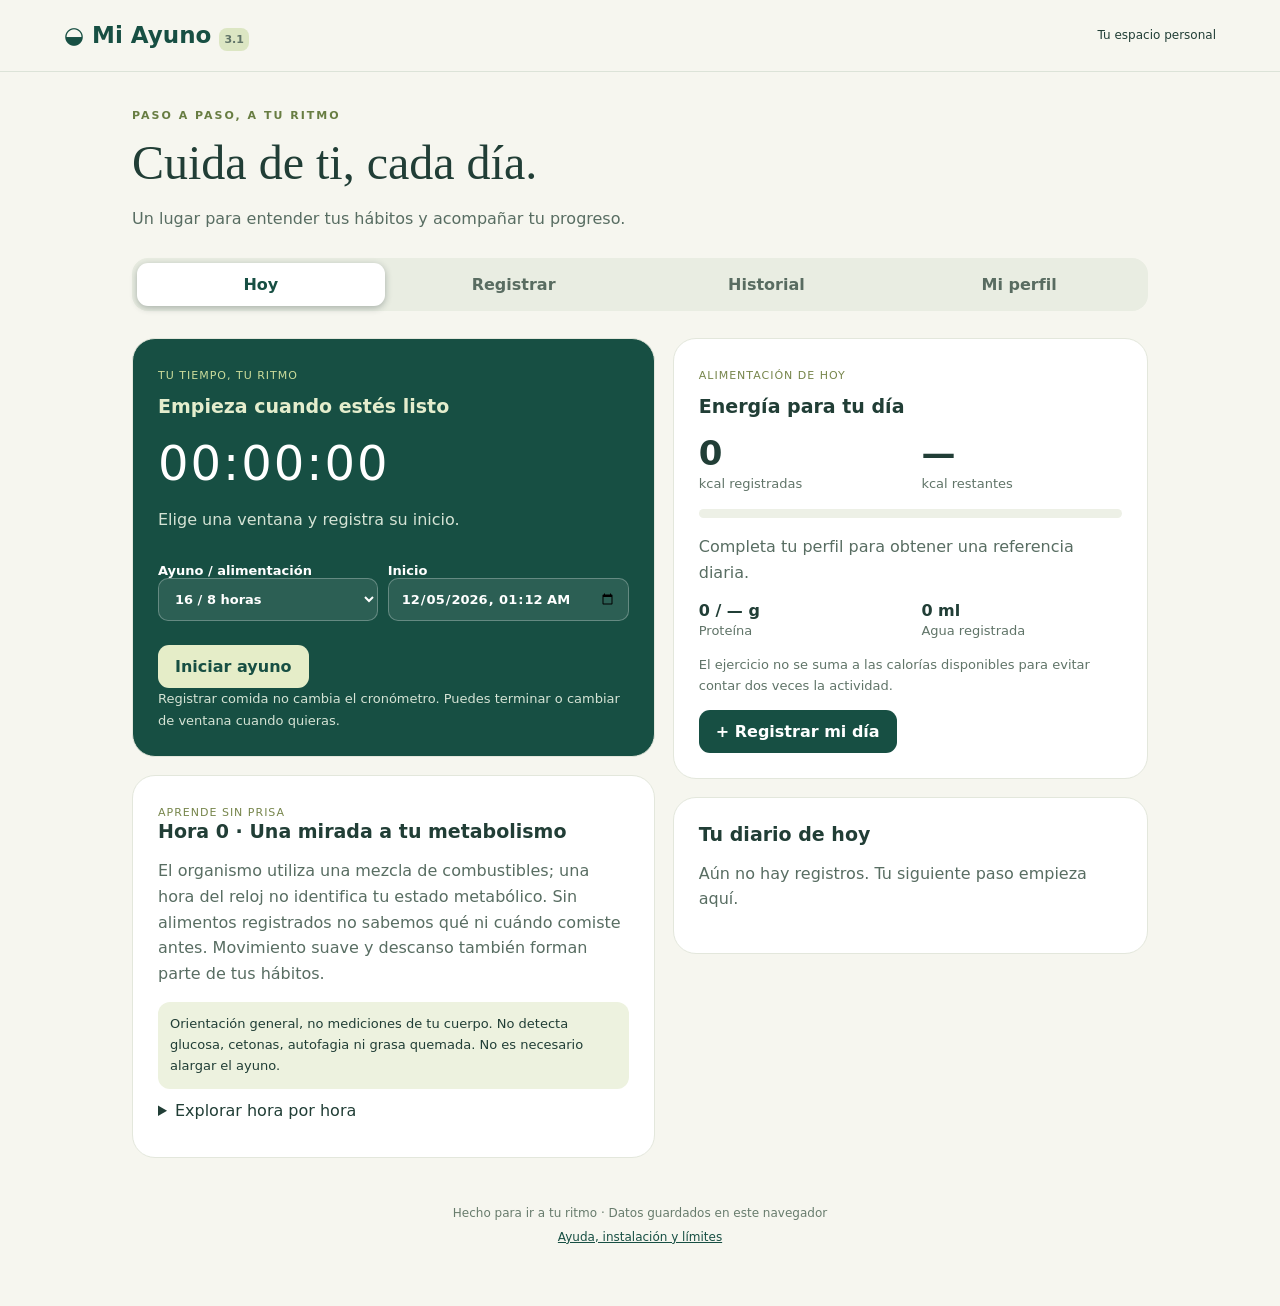
<file: index.html>
<!doctype html><html lang="es"><meta charset="utf-8"><meta name="viewport" content="width=device-width,initial-scale=1,viewport-fit=cover"><meta name="theme-color" content="#174f43"><meta name="description" content="Tu diario personal de alimentación, ayuno y bienestar. Gratis y sin cuenta."><link rel="manifest" href="manifest.webmanifest"><link rel="icon" href="icon.svg"><link rel="stylesheet" href="style.css"><title>Mi Ayuno 3.1</title><body><header><a href="#hoy" class="brand">◒ Mi Ayuno <small>3.1</small></a><span id="status">Tu espacio personal</span></header><main><div class="intro"><span class="eyebrow">PASO A PASO, A TU RITMO</span><h1>Cuida de ti, cada día.</h1><p>Un lugar para entender tus hábitos y acompañar tu progreso.</p></div><nav aria-label="Secciones"><button data-tab="hoy">Hoy</button><button data-tab="registro">Registrar</button><button data-tab="historial">Historial</button><button data-tab="perfil">Mi perfil</button></nav><div id="message" role="status"></div><section id="hoy" class="page"></section><section id="registro" class="page" hidden></section><section id="historial" class="page" hidden></section><section id="perfil" class="page" hidden></section><footer>Hecho para ir a tu ritmo · Datos guardados en este navegador<br><button id="install" hidden>Instalar aplicación</button><a href="GUIA.html">Ayuda, instalación y límites</a></footer></main><script src="core.js"></script><script src="parser.js"></script><script src="app.js"></script></body></html>
</file>
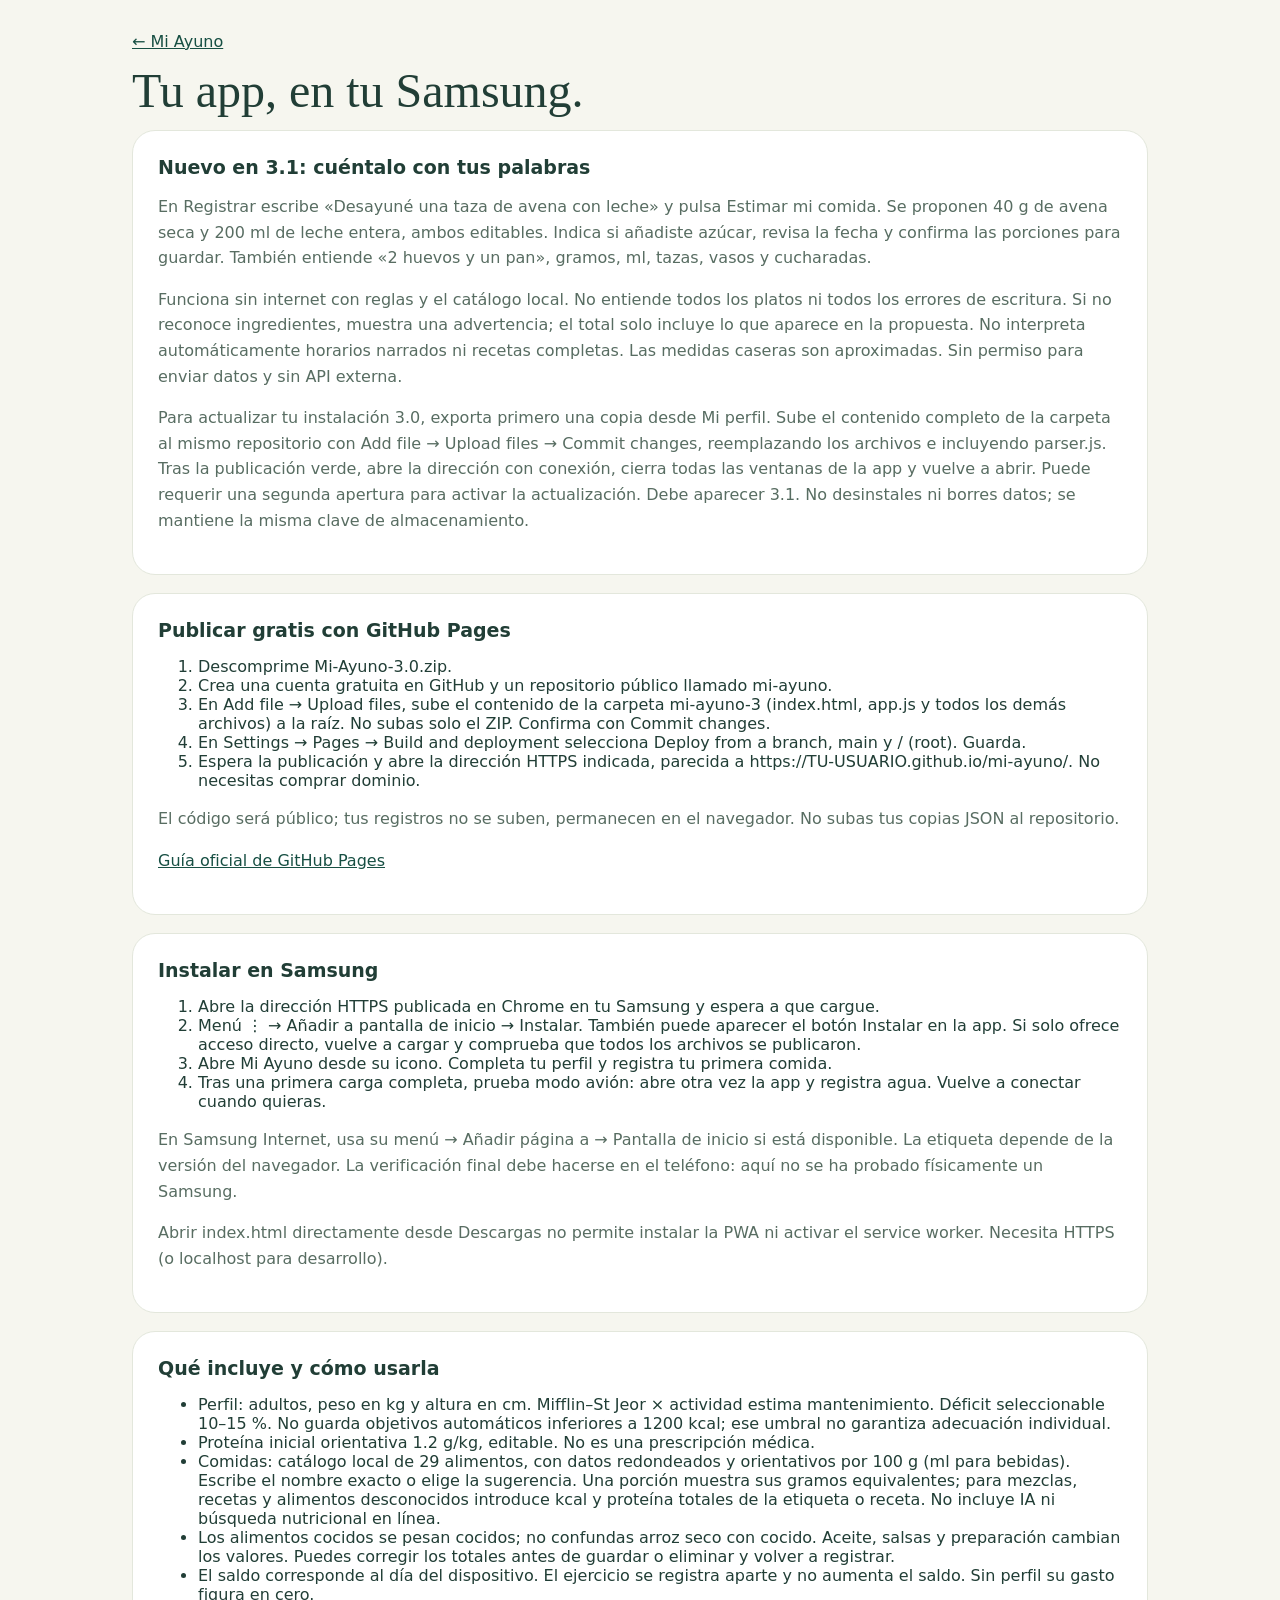
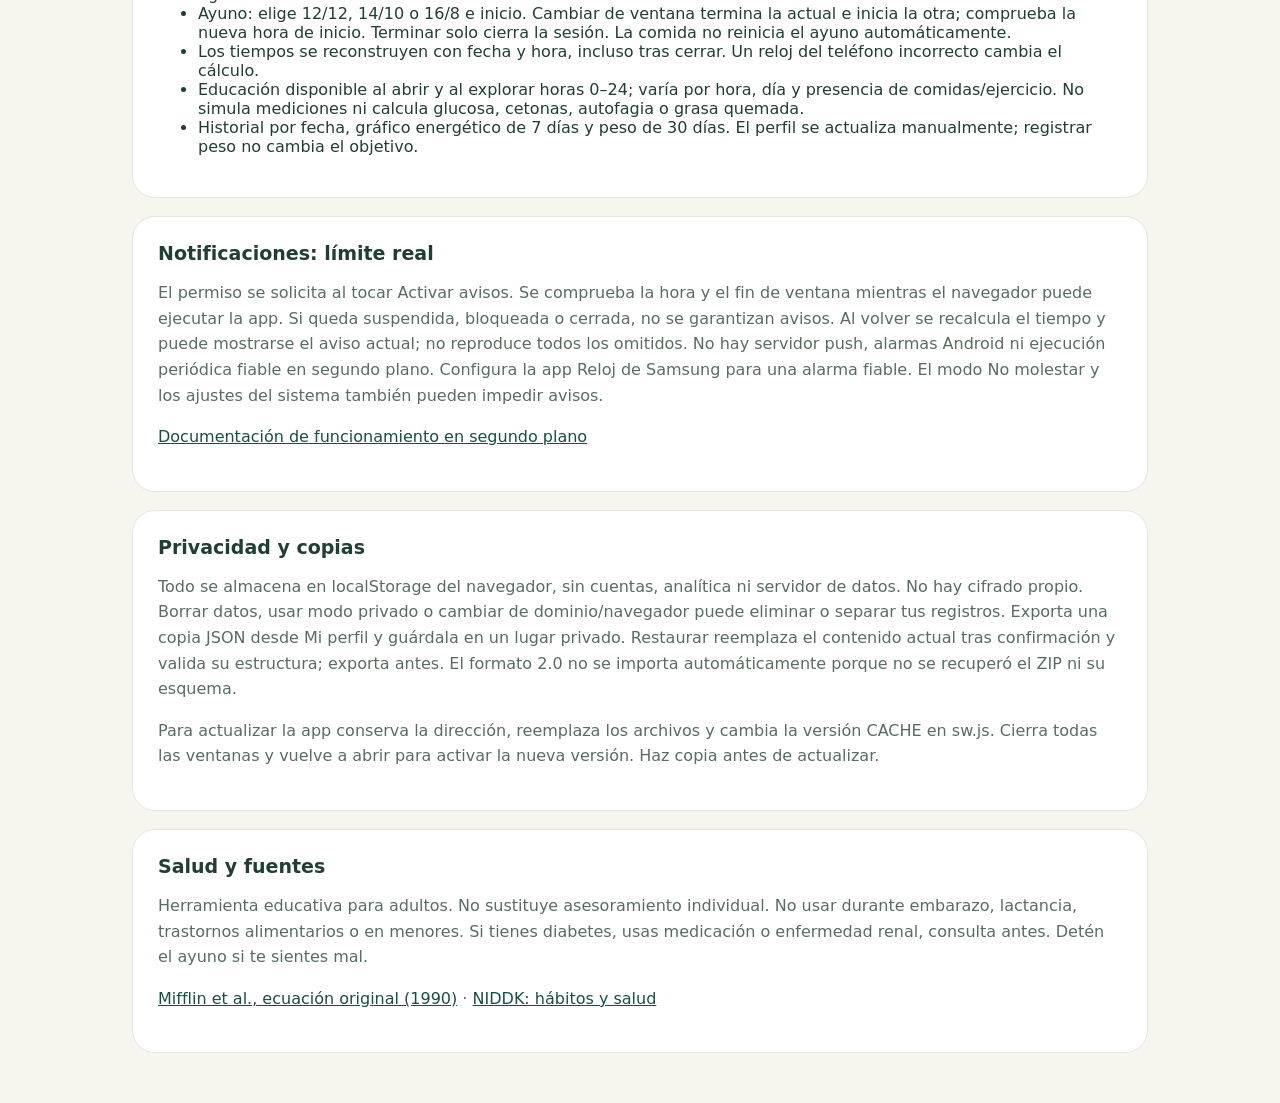
<file: GUIA.html>
<!doctype html><html lang="es"><meta charset="utf-8"><meta name="viewport" content="width=device-width,initial-scale=1"><title>Guía · Mi Ayuno</title><link rel="stylesheet" href="style.css"><main><a href="./">← Mi Ayuno</a><h1>Tu app, en tu Samsung.</h1><article class="card"><h2>Nuevo en 3.1: cuéntalo con tus palabras</h2><p>En Registrar escribe «Desayuné una taza de avena con leche» y pulsa Estimar mi comida. Se proponen 40 g de avena seca y 200 ml de leche entera, ambos editables. Indica si añadiste azúcar, revisa la fecha y confirma las porciones para guardar. También entiende «2 huevos y un pan», gramos, ml, tazas, vasos y cucharadas.</p><p>Funciona sin internet con reglas y el catálogo local. No entiende todos los platos ni todos los errores de escritura. Si no reconoce ingredientes, muestra una advertencia; el total solo incluye lo que aparece en la propuesta. No interpreta automáticamente horarios narrados ni recetas completas. Las medidas caseras son aproximadas. Sin permiso para enviar datos y sin API externa.</p><p>Para actualizar tu instalación 3.0, exporta primero una copia desde Mi perfil. Sube el contenido completo de la carpeta al mismo repositorio con Add file → Upload files → Commit changes, reemplazando los archivos e incluyendo parser.js. Tras la publicación verde, abre la dirección con conexión, cierra todas las ventanas de la app y vuelve a abrir. Puede requerir una segunda apertura para activar la actualización. Debe aparecer 3.1. No desinstales ni borres datos; se mantiene la misma clave de almacenamiento.</p></article><article class="card"><h2>Publicar gratis con GitHub Pages</h2><ol><li>Descomprime Mi-Ayuno-3.0.zip.</li><li>Crea una cuenta gratuita en GitHub y un repositorio público llamado mi-ayuno.</li><li>En Add file → Upload files, sube el contenido de la carpeta mi-ayuno-3 (index.html, app.js y todos los demás archivos) a la raíz. No subas solo el ZIP. Confirma con Commit changes.</li><li>En Settings → Pages → Build and deployment selecciona Deploy from a branch, main y / (root). Guarda.</li><li>Espera la publicación y abre la dirección HTTPS indicada, parecida a https://TU-USUARIO.github.io/mi-ayuno/. No necesitas comprar dominio.</li></ol><p>El código será público; tus registros no se suben, permanecen en el navegador. No subas tus copias JSON al repositorio.</p><p><a href="https://docs.github.com/en/pages/quickstart">Guía oficial de GitHub Pages</a></p></article><article class="card"><h2>Instalar en Samsung</h2><ol><li>Abre la dirección HTTPS publicada en Chrome en tu Samsung y espera a que cargue.</li><li>Menú ⋮ → Añadir a pantalla de inicio → Instalar. También puede aparecer el botón Instalar en la app. Si solo ofrece acceso directo, vuelve a cargar y comprueba que todos los archivos se publicaron.</li><li>Abre Mi Ayuno desde su icono. Completa tu perfil y registra tu primera comida.</li><li>Tras una primera carga completa, prueba modo avión: abre otra vez la app y registra agua. Vuelve a conectar cuando quieras.</li></ol><p>En Samsung Internet, usa su menú → Añadir página a → Pantalla de inicio si está disponible. La etiqueta depende de la versión del navegador. La verificación final debe hacerse en el teléfono: aquí no se ha probado físicamente un Samsung.</p><p>Abrir index.html directamente desde Descargas no permite instalar la PWA ni activar el service worker. Necesita HTTPS (o localhost para desarrollo).</p></article><article class="card"><h2>Qué incluye y cómo usarla</h2><ul><li>Perfil: adultos, peso en kg y altura en cm. Mifflin–St Jeor × actividad estima mantenimiento. Déficit seleccionable 10–15 %. No guarda objetivos automáticos inferiores a 1200 kcal; ese umbral no garantiza adecuación individual.</li><li>Proteína inicial orientativa 1.2 g/kg, editable. No es una prescripción médica.</li><li>Comidas: catálogo local de 29 alimentos, con datos redondeados y orientativos por 100 g (ml para bebidas). Escribe el nombre exacto o elige la sugerencia. Una porción muestra sus gramos equivalentes; para mezclas, recetas y alimentos desconocidos introduce kcal y proteína totales de la etiqueta o receta. No incluye IA ni búsqueda nutricional en línea.</li><li>Los alimentos cocidos se pesan cocidos; no confundas arroz seco con cocido. Aceite, salsas y preparación cambian los valores. Puedes corregir los totales antes de guardar o eliminar y volver a registrar.</li><li>El saldo corresponde al día del dispositivo. El ejercicio se registra aparte y no aumenta el saldo. Sin perfil su gasto figura en cero.</li><li>Ayuno: elige 12/12, 14/10 o 16/8 e inicio. Cambiar de ventana termina la actual e inicia la otra; comprueba la nueva hora de inicio. Terminar solo cierra la sesión. La comida no reinicia el ayuno automáticamente.</li><li>Los tiempos se reconstruyen con fecha y hora, incluso tras cerrar. Un reloj del teléfono incorrecto cambia el cálculo.</li><li>Educación disponible al abrir y al explorar horas 0–24; varía por hora, día y presencia de comidas/ejercicio. No simula mediciones ni calcula glucosa, cetonas, autofagia o grasa quemada.</li><li>Historial por fecha, gráfico energético de 7 días y peso de 30 días. El perfil se actualiza manualmente; registrar peso no cambia el objetivo.</li></ul></article><article class="card"><h2>Notificaciones: límite real</h2><p>El permiso se solicita al tocar Activar avisos. Se comprueba la hora y el fin de ventana mientras el navegador puede ejecutar la app. Si queda suspendida, bloqueada o cerrada, no se garantizan avisos. Al volver se recalcula el tiempo y puede mostrarse el aviso actual; no reproduce todos los omitidos. No hay servidor push, alarmas Android ni ejecución periódica fiable en segundo plano. Configura la app Reloj de Samsung para una alarma fiable. El modo No molestar y los ajustes del sistema también pueden impedir avisos.</p><p><a href="https://developer.mozilla.org/en-US/docs/Web/Progressive_web_apps/Guides/Offline_and_background_operation">Documentación de funcionamiento en segundo plano</a></p></article><article class="card"><h2>Privacidad y copias</h2><p>Todo se almacena en localStorage del navegador, sin cuentas, analítica ni servidor de datos. No hay cifrado propio. Borrar datos, usar modo privado o cambiar de dominio/navegador puede eliminar o separar tus registros. Exporta una copia JSON desde Mi perfil y guárdala en un lugar privado. Restaurar reemplaza el contenido actual tras confirmación y valida su estructura; exporta antes. El formato 2.0 no se importa automáticamente porque no se recuperó el ZIP ni su esquema.</p><p>Para actualizar la app conserva la dirección, reemplaza los archivos y cambia la versión CACHE en sw.js. Cierra todas las ventanas y vuelve a abrir para activar la nueva versión. Haz copia antes de actualizar.</p></article><article class="card"><h2>Salud y fuentes</h2><p>Herramienta educativa para adultos. No sustituye asesoramiento individual. No usar durante embarazo, lactancia, trastornos alimentarios o en menores. Si tienes diabetes, usas medicación o enfermedad renal, consulta antes. Detén el ayuno si te sientes mal.</p><p><a href="https://pubmed.ncbi.nlm.nih.gov/2305711/">Mifflin et al., ecuación original (1990)</a> · <a href="https://www.niddk.nih.gov/health-information/weight-management/changing-habits-better-health">NIDDK: hábitos y salud</a></p></article></main></html>
</file>
<file: style.css>
:root{font-family:system-ui,-apple-system,sans-serif;color:#213e36;background:#f6f6ef;font-size:16px}*{box-sizing:border-box}body{margin:0}header{padding:22px max(5vw,20px);display:flex;justify-content:space-between;align-items:center;border-bottom:1px solid #dce3d8}.brand{text-decoration:none;font-size:23px;font-weight:800;color:#174f43}.brand small{font-size:11px;background:#dce6c3;padding:5px;border-radius:8px}#status{font-size:12px}main{max-width:1060px;margin:auto;padding:32px 22px}.eyebrow{font-size:11px;letter-spacing:2px;font-weight:800;color:#687d42}h1{font-family:Georgia,serif;font-weight:400;font-size:clamp(32px,5vw,48px);margin:12px 0}p{line-height:1.6;color:#586d62}nav{display:flex;gap:5px;background:#e9ede2;padding:5px;border-radius:16px;margin:27px 0}button,input,select{font:inherit}button{cursor:pointer;border:0;border-radius:11px;padding:12px 17px;background:#174f43;color:white;font-weight:600}nav button{flex:1;color:#596c61;background:transparent;padding:12px 6px}nav button.active{background:white;color:#174f43;box-shadow:0 2px 7px #2335}.grid{display:grid;grid-template-columns:1.1fr 1fr;gap:18px}.card{background:#fff;border:1px solid #e3e7dc;border-radius:23px;padding:25px;margin-bottom:18px}.hero{background:#174f43;color:#fff}.hero p{color:#d5e3d5}.hero button{background:#e5edc8;color:#174f43}.hero input,.hero select{background:#ffffff18;color:white;border-color:#ffffff44}.hero option{color:#213e36}.hero h2{color:#e4edcd}h2{font-size:19px;margin:0 0 16px}h3{font-size:15px}.clock{font-size:48px;font-variant-numeric:tabular-nums;letter-spacing:2px;margin:18px 0 3px}.muted,small{font-size:13px;line-height:1.6;color:#607468}.hero small{color:#d5e3d5}.big{font-size:34px;font-weight:700}.stats{display:flex;gap:22px;flex-wrap:wrap}.stats>div{flex:1}.progress{height:9px;border-radius:9px;background:#edf0e6;margin:14px 0;overflow:hidden}.progress i{display:block;background:#b7ca79;height:100%}.row{display:flex;gap:10px;align-items:center;flex-wrap:wrap}.row>*{flex:1}label{display:block;font-size:13px;font-weight:600;margin:14px 0 6px}input,select{width:100%;min-width:0;padding:12px;border:1px solid #cfd9cc;border-radius:10px;background:#fafbf7;color:#213e36}input:focus,select:focus,button:focus-visible{outline:3px solid #b0c76b}form button{margin-top:18px}.secondary{background:#eaf0df;color:#244f3c}.danger{background:#f7e9e2;color:#8c3e2c}.entry{display:flex;align-items:center;gap:12px;border-bottom:1px solid #edf0e8;padding:13px 0}.entry>div{flex:1}.entry button{font-size:12px;padding:8px}.tag{font-size:11px;letter-spacing:1px;color:#77864c}.notice{padding:12px;background:#edf2df;border-radius:12px;font-size:13px;line-height:1.6}footer{text-align:center;font-size:12px;color:#687c6d;padding:25px;line-height:2}footer a{color:#174f43;margin:12px}#message:not(:empty){padding:12px;margin-bottom:15px;background:#e1ebd0;border-radius:10px}svg.chart{width:100%;height:150px;overflow:visible}details{margin:12px 0}summary{cursor:pointer}a{color:#174f43}[hidden]{display:none!important}@media(max-width:650px){.grid{display:block}header{padding:18px}#status{max-width:110px;text-align:right}main{padding:22px 16px}.card{padding:21px}.clock{font-size:42px}nav{position:sticky;top:0;z-index:2}.intro p{font-size:14px}.stats{gap:12px}}

textarea{font:inherit;width:100%;padding:14px;border:1px solid #cfd9cc;border-radius:12px;resize:vertical;color:#213e36;background:#fafbf7}textarea:focus{outline:3px solid #b0c76b}.checkrow{display:flex;gap:10px;align-items:flex-start;line-height:1.5}.checkrow input{width:20px;min-width:20px;margin-top:3px}#mealPreview{margin-top:20px}
</file>
